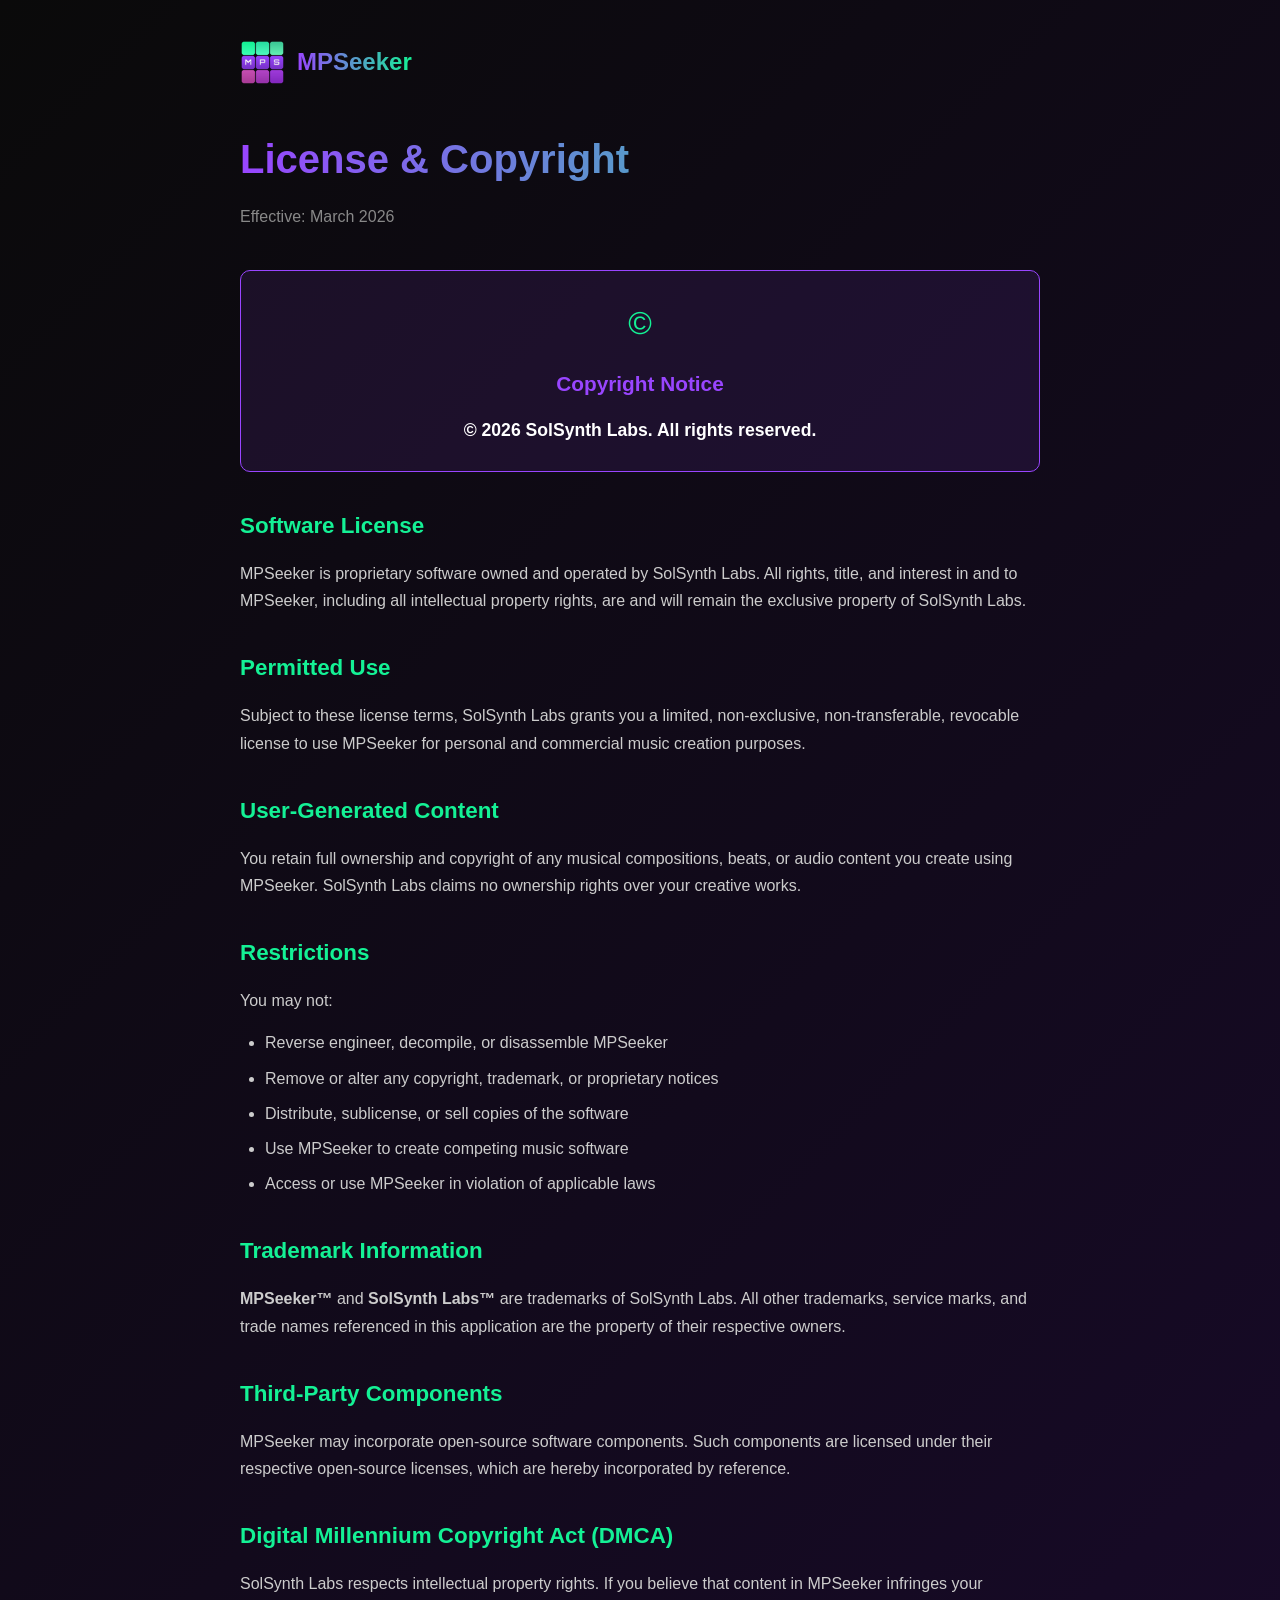
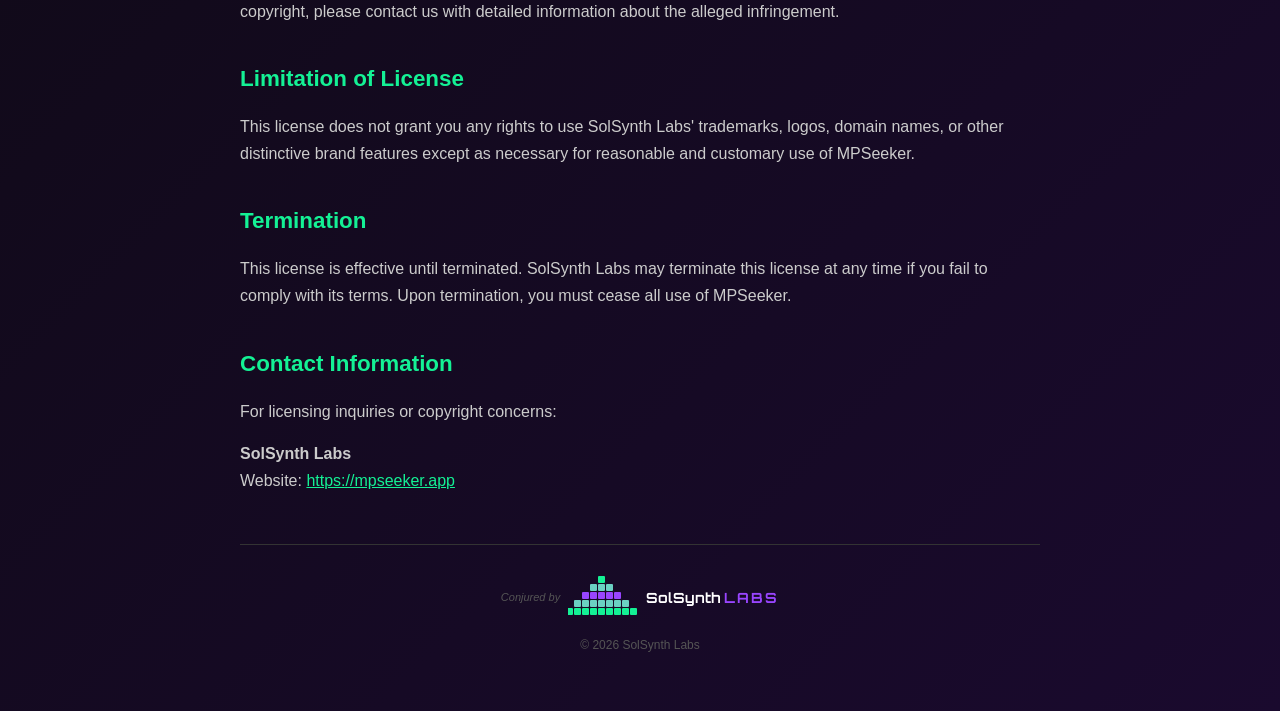
<file: license.html>
<!DOCTYPE html>
<html lang="en">
<head>
  <meta charset="UTF-8">
  <meta name="viewport" content="width=device-width, initial-scale=1.0">
  <meta name="theme-color" content="#9945FF">
  <title>License & Copyright - MPSeeker | SolSynth Labs</title>
  <link rel="icon" type="image/png" href="mpseeker-logo.png">
  <link rel="preconnect" href="https://fonts.googleapis.com">
  <link rel="preconnect" href="https://fonts.gstatic.com" crossorigin>
  <link href="https://fonts.googleapis.com/css2?family=Orbitron:wght@700&display=swap" rel="stylesheet">
  <style>
    * { box-sizing: border-box; margin: 0; padding: 0; }
    
    body {
      font-family: 'Arial', sans-serif;
      background: linear-gradient(135deg, #0A0A0A 0%, #1a0a2e 100%);
      color: #fff;
      padding: 40px 20px;
      min-height: 100vh;
      line-height: 1.7;
    }
    
    .container {
      max-width: 800px;
      margin: 0 auto;
    }
    
    .logo-link {
      display: inline-flex;
      align-items: center;
      gap: 12px;
      text-decoration: none;
      margin-bottom: 40px;
    }
    
    .logo-img {
      width: 45px;
      height: 45px;
      border-radius: 6px;
    }
    
    .logo-name {
      font-size: 24px;
      font-weight: 800;
      background: linear-gradient(90deg, #9945FF, #14F195);
      -webkit-background-clip: text;
      -webkit-text-fill-color: transparent;
      background-clip: text;
    }
    
    h1 {
      font-size: 2.5em;
      margin-bottom: 10px;
      background: linear-gradient(90deg, #9945FF, #14F195);
      -webkit-background-clip: text;
      -webkit-text-fill-color: transparent;
      background-clip: text;
    }
    
    .last-updated {
      color: #888;
      margin-bottom: 40px;
    }
    
    h2 {
      color: #14F195;
      margin-top: 35px;
      margin-bottom: 15px;
      font-size: 1.4em;
    }
    
    p {
      color: #ccc;
      margin-bottom: 15px;
    }
    
    .copyright-box {
      background: rgba(153, 69, 255, 0.1);
      border: 1px solid #9945FF;
      border-radius: 10px;
      padding: 25px;
      margin: 30px 0;
      text-align: center;
    }
    
    .copyright-box h3 {
      color: #9945FF;
      margin-bottom: 15px;
      font-size: 1.3em;
    }
    
    .copyright-symbol {
      font-size: 2em;
      color: #14F195;
      margin-bottom: 15px;
    }
    
    ul {
      color: #ccc;
      margin-left: 25px;
      margin-bottom: 15px;
    }
    
    li {
      margin-bottom: 8px;
    }
    
    .back-link {
      display: inline-block;
      margin-top: 40px;
      padding: 12px 25px;
      background: linear-gradient(135deg, #9945FF, #7d3acc);
      color: white;
      text-decoration: none;
      border-radius: 8px;
      font-weight: bold;
      transition: transform 0.2s;
    }
    
    .back-link:hover {
      transform: translateY(-2px);
    }
    
    .footer-brand {
      display: flex;
      align-items: center;
      justify-content: center;
      gap: 8px;
      margin-top: 50px;
      padding-top: 30px;
      border-top: 1px solid #333;
    }
    
    .conjured-text {
      font-size: 11px;
      color: #555;
      font-style: italic;
    }
    
    .solsynth-text {
      font-family: 'Orbitron', sans-serif;
      font-size: 14px;
      font-weight: 700;
      color: #fff;
    }
    
    .labs-text {
      color: #9945FF;
      letter-spacing: 2px;
    }
    
    .copyright-year {
      text-align: center;
      margin-top: 15px;
      font-size: 12px;
      color: #555;
    }
  </style>
</head>
<body>
  <div class="container">
    <a href="index.html" class="logo-link">
      <img src="mpseeker-logo.png" alt="MPSeeker" class="logo-img">
      <span class="logo-name">MPSeeker</span>
    </a>
    
    <h1>License & Copyright</h1>
    <p class="last-updated">Effective: March 2026</p>
    
    <div class="copyright-box">
      <div class="copyright-symbol">©</div>
      <h3>Copyright Notice</h3>
      <p style="margin-bottom: 0; font-size: 1.1em; color: #fff;">
        <strong>© 2026 SolSynth Labs. All rights reserved.</strong>
      </p>
    </div>
    
    <h2>Software License</h2>
    <p>MPSeeker is proprietary software owned and operated by SolSynth Labs. All rights, title, and interest in and to MPSeeker, including all intellectual property rights, are and will remain the exclusive property of SolSynth Labs.</p>
    
    <h2>Permitted Use</h2>
    <p>Subject to these license terms, SolSynth Labs grants you a limited, non-exclusive, non-transferable, revocable license to use MPSeeker for personal and commercial music creation purposes.</p>
    
    <h2>User-Generated Content</h2>
    <p>You retain full ownership and copyright of any musical compositions, beats, or audio content you create using MPSeeker. SolSynth Labs claims no ownership rights over your creative works.</p>
    
    <h2>Restrictions</h2>
    <p>You may not:</p>
    <ul>
      <li>Reverse engineer, decompile, or disassemble MPSeeker</li>
      <li>Remove or alter any copyright, trademark, or proprietary notices</li>
      <li>Distribute, sublicense, or sell copies of the software</li>
      <li>Use MPSeeker to create competing music software</li>
      <li>Access or use MPSeeker in violation of applicable laws</li>
    </ul>
    
    <h2>Trademark Information</h2>
    <p><strong>MPSeeker™</strong> and <strong>SolSynth Labs™</strong> are trademarks of SolSynth Labs. All other trademarks, service marks, and trade names referenced in this application are the property of their respective owners.</p>
    
    <h2>Third-Party Components</h2>
    <p>MPSeeker may incorporate open-source software components. Such components are licensed under their respective open-source licenses, which are hereby incorporated by reference.</p>
    
    <h2>Digital Millennium Copyright Act (DMCA)</h2>
    <p>SolSynth Labs respects intellectual property rights. If you believe that content in MPSeeker infringes your copyright, please contact us with detailed information about the alleged infringement.</p>
    
    <h2>Limitation of License</h2>
    <p>This license does not grant you any rights to use SolSynth Labs' trademarks, logos, domain names, or other distinctive brand features except as necessary for reasonable and customary use of MPSeeker.</p>
    
    <h2>Termination</h2>
    <p>This license is effective until terminated. SolSynth Labs may terminate this license at any time if you fail to comply with its terms. Upon termination, you must cease all use of MPSeeker.</p>
    
    <h2>Contact Information</h2>
    <p>For licensing inquiries or copyright concerns:</p>
    <p><strong>SolSynth Labs</strong><br>
    Website: <a href="https://mpseeker.app" style="color: #14F195;">https://mpseeker.app</a></p>
    
    
    <div class="footer-brand">
      <span class="conjured-text">Conjured by</span>
      <svg width="70" height="45" viewBox="0 0 140 90">
        <!-- Row 1: 1 square -->
        <rect x="60" y="2" width="14" height="14" rx="2" fill="#14F195"/>
        <!-- Row 2: 3 squares -->
        <rect x="44" y="18" width="14" height="14" rx="2" fill="#6BD1C2"/>
        <rect x="60" y="18" width="14" height="14" rx="2" fill="#6BD1C2"/>
        <rect x="76" y="18" width="14" height="14" rx="2" fill="#6BD1C2"/>
        <!-- Row 3: 5 squares -->
        <rect x="28" y="34" width="14" height="14" rx="2" fill="#9945FF"/>
        <rect x="44" y="34" width="14" height="14" rx="2" fill="#9945FF"/>
        <rect x="60" y="34" width="14" height="14" rx="2" fill="#9945FF"/>
        <rect x="76" y="34" width="14" height="14" rx="2" fill="#9945FF"/>
        <rect x="92" y="34" width="14" height="14" rx="2" fill="#9945FF"/>
        <!-- Row 4: 7 squares -->
        <rect x="12" y="50" width="14" height="14" rx="2" fill="#6BD1C2"/>
        <rect x="28" y="50" width="14" height="14" rx="2" fill="#6BD1C2"/>
        <rect x="44" y="50" width="14" height="14" rx="2" fill="#6BD1C2"/>
        <rect x="60" y="50" width="14" height="14" rx="2" fill="#6BD1C2"/>
        <rect x="76" y="50" width="14" height="14" rx="2" fill="#6BD1C2"/>
        <rect x="92" y="50" width="14" height="14" rx="2" fill="#6BD1C2"/>
        <rect x="108" y="50" width="14" height="14" rx="2" fill="#6BD1C2"/>
        <!-- Row 5: 9 squares -->
        <rect x="-4" y="66" width="14" height="14" rx="2" fill="#14F195"/>
        <rect x="12" y="66" width="14" height="14" rx="2" fill="#14F195"/>
        <rect x="28" y="66" width="14" height="14" rx="2" fill="#14F195"/>
        <rect x="44" y="66" width="14" height="14" rx="2" fill="#14F195"/>
        <rect x="60" y="66" width="14" height="14" rx="2" fill="#14F195"/>
        <rect x="76" y="66" width="14" height="14" rx="2" fill="#14F195"/>
        <rect x="92" y="66" width="14" height="14" rx="2" fill="#14F195"/>
        <rect x="108" y="66" width="14" height="14" rx="2" fill="#14F195"/>
        <rect x="124" y="66" width="14" height="14" rx="2" fill="#14F195"/>
      </svg>
      <span class="solsynth-text">SolSynth <span class="labs-text">LABS</span></span>
    </div>
    <p class="copyright-year">© 2026 SolSynth Labs</p>
  </div>
</body>
</html>
</file>
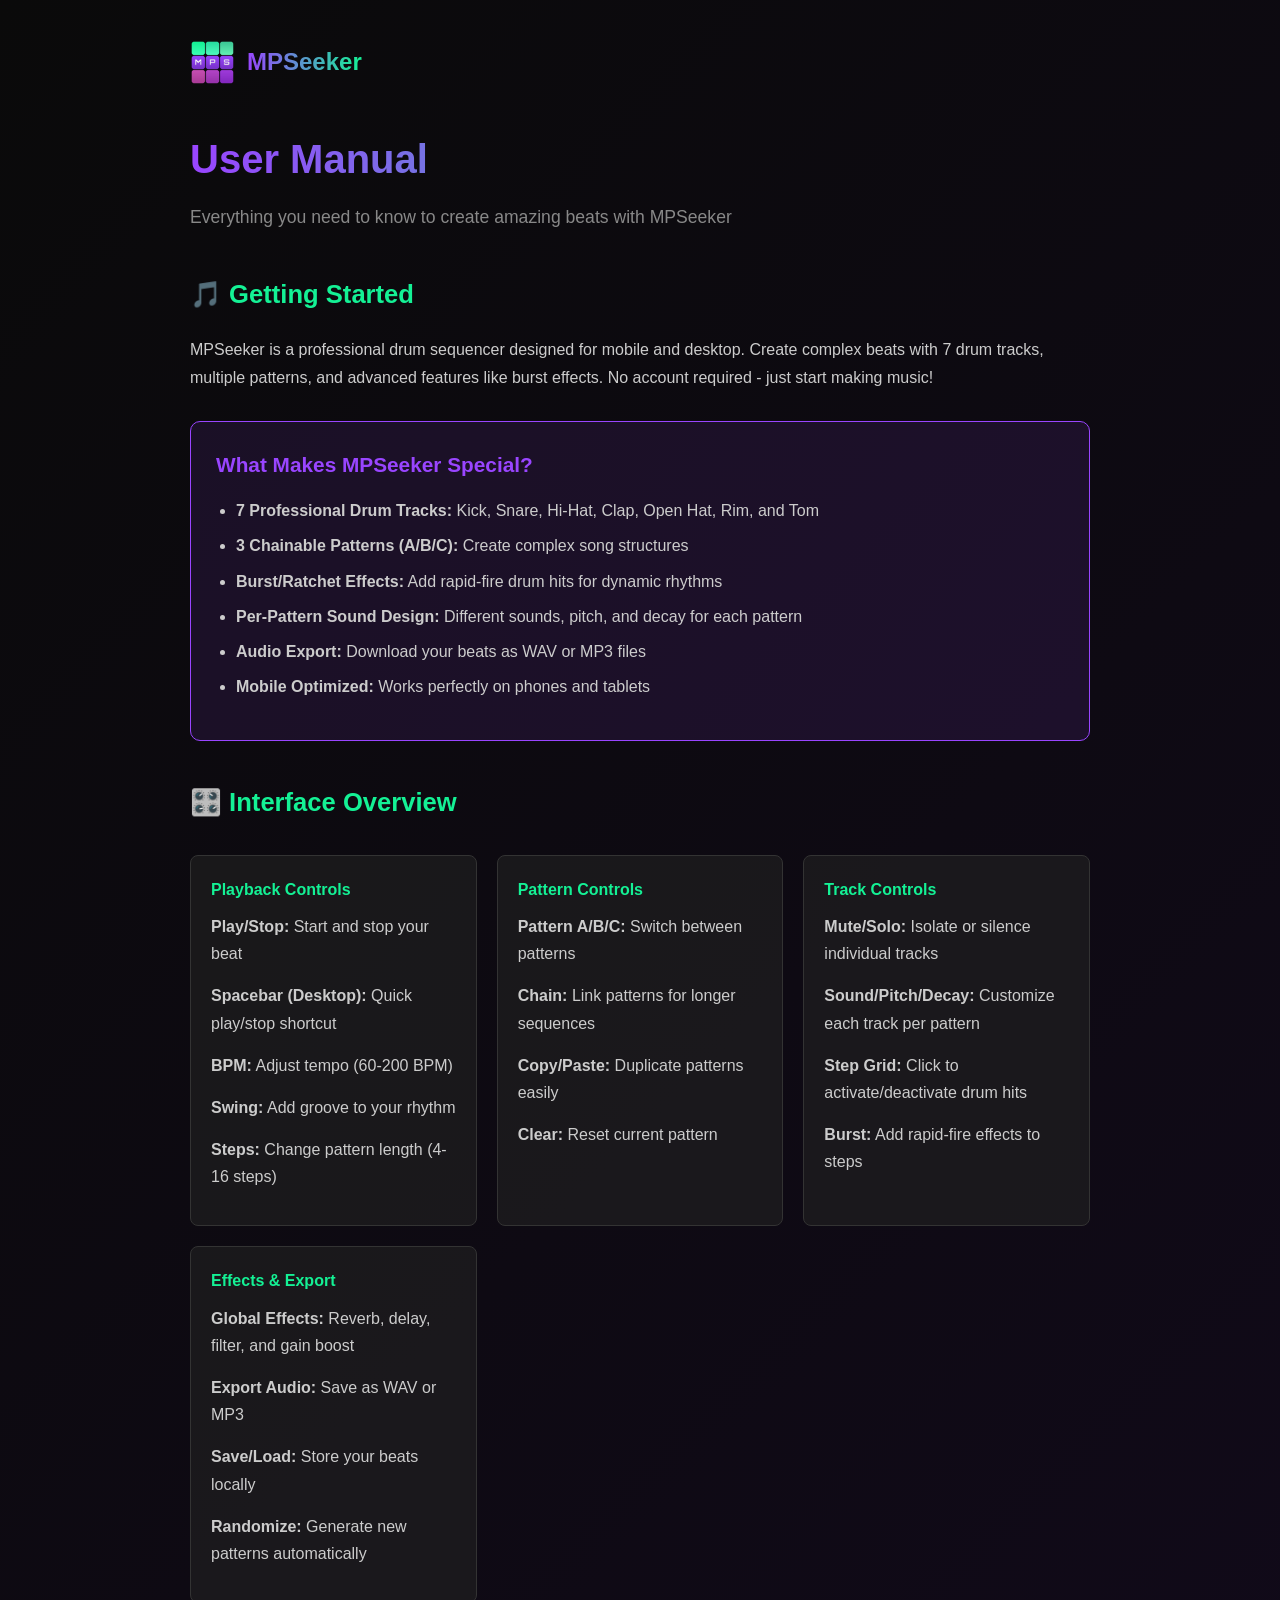
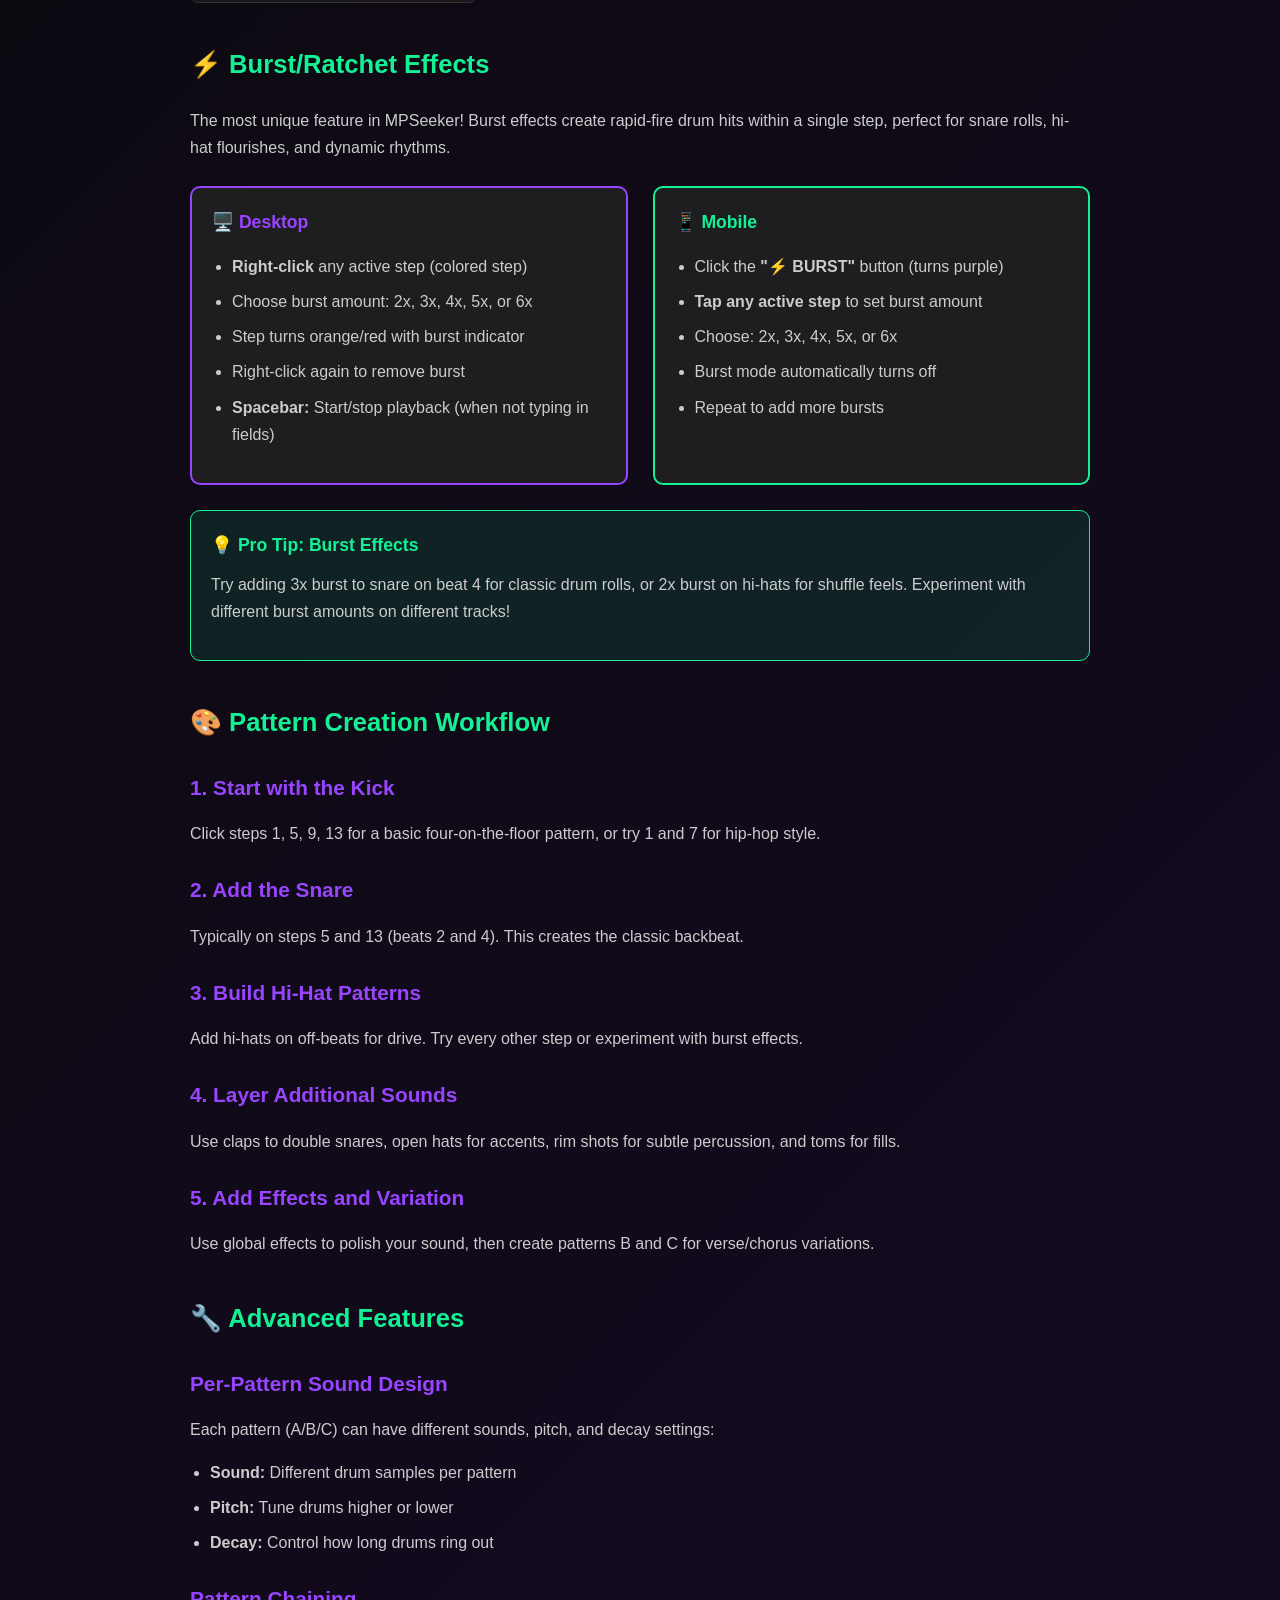
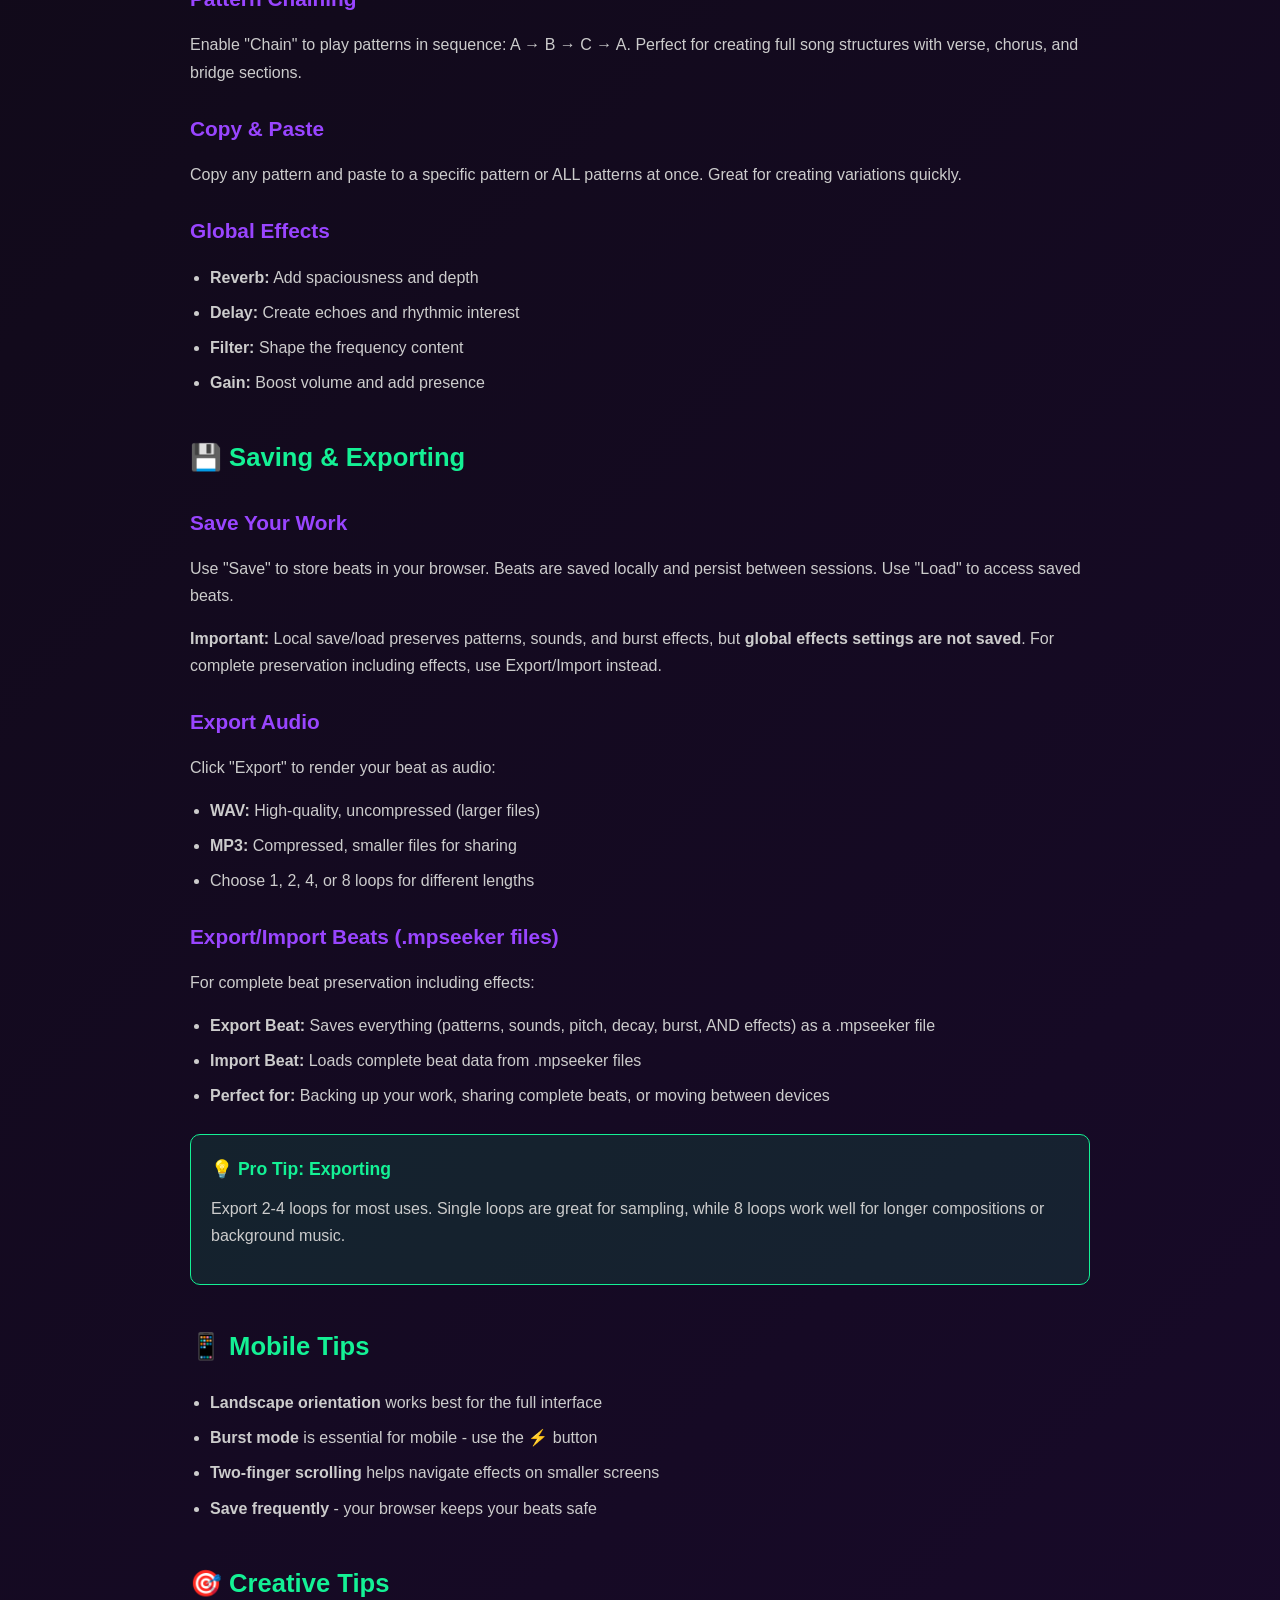
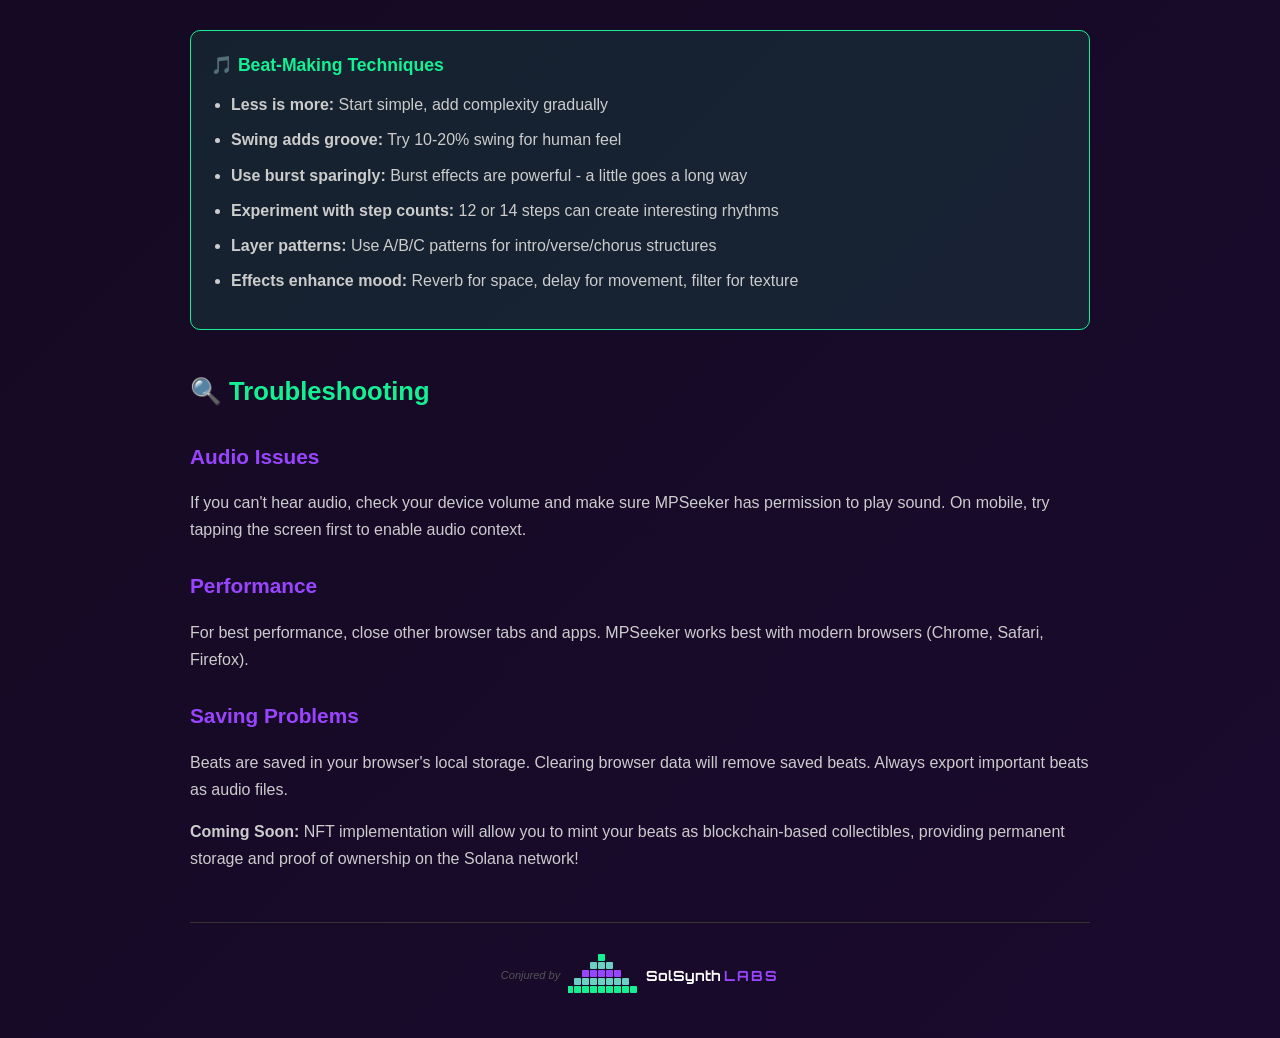
<file: manual.html>
<!DOCTYPE html>
<html lang="en">
<head>
  <meta charset="UTF-8">
  <meta name="viewport" content="width=device-width, initial-scale=1.0">
  <meta name="theme-color" content="#9945FF">
  <title>User Manual - MPSeeker | SolSynth Labs</title>
  <link rel="icon" type="image/png" href="mpseeker-logo.png">
  <link rel="preconnect" href="https://fonts.googleapis.com">
  <link rel="preconnect" href="https://fonts.gstatic.com" crossorigin>
  <link href="https://fonts.googleapis.com/css2?family=Orbitron:wght@700&display=swap" rel="stylesheet">
  <style>
    * { box-sizing: border-box; margin: 0; padding: 0; }
    
    body {
      font-family: 'Arial', sans-serif;
      background: linear-gradient(135deg, #0A0A0A 0%, #1a0a2e 100%);
      color: #fff;
      padding: 40px 20px;
      min-height: 100vh;
      line-height: 1.7;
    }
    
    .container {
      max-width: 900px;
      margin: 0 auto;
    }
    
    .logo-link {
      display: inline-flex;
      align-items: center;
      gap: 12px;
      text-decoration: none;
      margin-bottom: 40px;
    }
    
    .logo-img {
      width: 45px;
      height: 45px;
      border-radius: 6px;
    }
    
    .logo-name {
      font-size: 24px;
      font-weight: 800;
      background: linear-gradient(90deg, #9945FF, #14F195);
      -webkit-background-clip: text;
      -webkit-text-fill-color: transparent;
      background-clip: text;
    }
    
    h1 {
      font-size: 2.5em;
      margin-bottom: 10px;
      background: linear-gradient(90deg, #9945FF, #14F195);
      -webkit-background-clip: text;
      -webkit-text-fill-color: transparent;
      background-clip: text;
    }
    
    .subtitle {
      color: #888;
      margin-bottom: 40px;
      font-size: 1.1em;
    }
    
    h2 {
      color: #14F195;
      margin-top: 40px;
      margin-bottom: 20px;
      font-size: 1.6em;
    }
    
    h3 {
      color: #9945FF;
      margin-top: 25px;
      margin-bottom: 15px;
      font-size: 1.3em;
    }
    
    p {
      color: #ccc;
      margin-bottom: 15px;
    }
    
    .feature-box {
      background: rgba(153, 69, 255, 0.1);
      border: 1px solid #9945FF;
      border-radius: 10px;
      padding: 25px;
      margin: 30px 0;
    }
    
    .feature-box h3 {
      color: #9945FF;
      margin-top: 0;
      margin-bottom: 15px;
    }
    
    .tip-box {
      background: rgba(20, 241, 149, 0.1);
      border: 1px solid #14F195;
      border-radius: 10px;
      padding: 20px;
      margin: 25px 0;
    }
    
    .tip-box h4 {
      color: #14F195;
      margin-bottom: 10px;
      font-size: 1.1em;
    }
    
    .controls-grid {
      display: grid;
      grid-template-columns: repeat(auto-fit, minmax(250px, 1fr));
      gap: 20px;
      margin: 30px 0;
    }
    
    .control-item {
      background: rgba(34, 34, 34, 0.6);
      padding: 20px;
      border-radius: 8px;
      border: 1px solid #333;
    }
    
    .control-item h4 {
      color: #14F195;
      margin-bottom: 10px;
    }
    
    .device-instructions {
      display: grid;
      grid-template-columns: 1fr 1fr;
      gap: 25px;
      margin: 25px 0;
    }
    
    .device-box {
      background: rgba(34, 34, 34, 0.8);
      padding: 20px;
      border-radius: 10px;
      border: 2px solid #333;
    }
    
    .device-box.desktop {
      border-color: #9945FF;
    }
    
    .device-box.mobile {
      border-color: #14F195;
    }
    
    .device-title {
      font-weight: bold;
      margin-bottom: 15px;
      font-size: 1.1em;
    }
    
    .desktop .device-title {
      color: #9945FF;
    }
    
    .mobile .device-title {
      color: #14F195;
    }
    
    ul {
      color: #ccc;
      margin-left: 20px;
      margin-bottom: 15px;
    }
    
    li {
      margin-bottom: 8px;
    }
    
    .highlight {
      color: #FFD700;
      font-weight: bold;
    }
    
    .back-link {
      display: inline-block;
      margin-top: 40px;
      padding: 12px 25px;
      background: linear-gradient(135deg, #9945FF, #7d3acc);
      color: white;
      text-decoration: none;
      border-radius: 8px;
      font-weight: bold;
      transition: transform 0.2s;
    }
    
    .back-link:hover {
      transform: translateY(-2px);
    }
    
    .footer-brand {
      display: flex;
      align-items: center;
      justify-content: center;
      gap: 8px;
      margin-top: 50px;
      padding-top: 30px;
      border-top: 1px solid #333;
    }
    
    .conjured-text {
      font-size: 11px;
      color: #555;
      font-style: italic;
    }
    
    .solsynth-text {
      font-family: 'Orbitron', sans-serif;
      font-size: 14px;
      font-weight: 700;
      color: #fff;
    }
    
    .labs-text {
      color: #9945FF;
      letter-spacing: 2px;
    }
    
    @media (max-width: 768px) {
      .device-instructions {
        grid-template-columns: 1fr;
      }
      
      .controls-grid {
        grid-template-columns: 1fr;
      }
    }
  </style>
</head>
<body>
  <div class="container">
    <a href="index.html" class="logo-link">
      <img src="mpseeker-logo.png" alt="MPSeeker" class="logo-img">
      <span class="logo-name">MPSeeker</span>
    </a>
    
    <h1>User Manual</h1>
    <p class="subtitle">Everything you need to know to create amazing beats with MPSeeker</p>
    
    <h2>🎵 Getting Started</h2>
    <p>MPSeeker is a professional drum sequencer designed for mobile and desktop. Create complex beats with 7 drum tracks, multiple patterns, and advanced features like burst effects. No account required - just start making music!</p>
    
    <div class="feature-box">
      <h3>What Makes MPSeeker Special?</h3>
      <ul>
        <li><strong>7 Professional Drum Tracks:</strong> Kick, Snare, Hi-Hat, Clap, Open Hat, Rim, and Tom</li>
        <li><strong>3 Chainable Patterns (A/B/C):</strong> Create complex song structures</li>
        <li><strong>Burst/Ratchet Effects:</strong> Add rapid-fire drum hits for dynamic rhythms</li>
        <li><strong>Per-Pattern Sound Design:</strong> Different sounds, pitch, and decay for each pattern</li>
        <li><strong>Audio Export:</strong> Download your beats as WAV or MP3 files</li>
        <li><strong>Mobile Optimized:</strong> Works perfectly on phones and tablets</li>
      </ul>
    </div>

    <h2>🎛️ Interface Overview</h2>
    
    <div class="controls-grid">
      <div class="control-item">
        <h4>Playback Controls</h4>
        <p><strong>Play/Stop:</strong> Start and stop your beat</p>
        <p><strong>Spacebar (Desktop):</strong> Quick play/stop shortcut</p>
        <p><strong>BPM:</strong> Adjust tempo (60-200 BPM)</p>
        <p><strong>Swing:</strong> Add groove to your rhythm</p>
        <p><strong>Steps:</strong> Change pattern length (4-16 steps)</p>
      </div>
      
      <div class="control-item">
        <h4>Pattern Controls</h4>
        <p><strong>Pattern A/B/C:</strong> Switch between patterns</p>
        <p><strong>Chain:</strong> Link patterns for longer sequences</p>
        <p><strong>Copy/Paste:</strong> Duplicate patterns easily</p>
        <p><strong>Clear:</strong> Reset current pattern</p>
      </div>
      
      <div class="control-item">
        <h4>Track Controls</h4>
        <p><strong>Mute/Solo:</strong> Isolate or silence individual tracks</p>
        <p><strong>Sound/Pitch/Decay:</strong> Customize each track per pattern</p>
        <p><strong>Step Grid:</strong> Click to activate/deactivate drum hits</p>
        <p><strong>Burst:</strong> Add rapid-fire effects to steps</p>
      </div>
      
      <div class="control-item">
        <h4>Effects & Export</h4>
        <p><strong>Global Effects:</strong> Reverb, delay, filter, and gain boost</p>
        <p><strong>Export Audio:</strong> Save as WAV or MP3</p>
        <p><strong>Save/Load:</strong> Store your beats locally</p>
        <p><strong>Randomize:</strong> Generate new patterns automatically</p>
      </div>
    </div>

    <h2>⚡ Burst/Ratchet Effects</h2>
    <p>The most unique feature in MPSeeker! Burst effects create rapid-fire drum hits within a single step, perfect for snare rolls, hi-hat flourishes, and dynamic rhythms.</p>
    
    <div class="device-instructions">
      <div class="device-box desktop">
        <div class="device-title">🖥️ Desktop</div>
        <ul>
          <li><strong>Right-click</strong> any active step (colored step)</li>
          <li>Choose burst amount: 2x, 3x, 4x, 5x, or 6x</li>
          <li>Step turns orange/red with burst indicator</li>
          <li>Right-click again to remove burst</li>
          <li><strong>Spacebar:</strong> Start/stop playback (when not typing in fields)</li>
        </ul>
      </div>
      
      <div class="device-box mobile">
        <div class="device-title">📱 Mobile</div>
        <ul>
          <li>Click the <strong>"⚡ BURST"</strong> button (turns purple)</li>
          <li><strong>Tap any active step</strong> to set burst amount</li>
          <li>Choose: 2x, 3x, 4x, 5x, or 6x</li>
          <li>Burst mode automatically turns off</li>
          <li>Repeat to add more bursts</li>
        </ul>
      </div>
    </div>
    
    <div class="tip-box">
      <h4>💡 Pro Tip: Burst Effects</h4>
      <p>Try adding 3x burst to snare on beat 4 for classic drum rolls, or 2x burst on hi-hats for shuffle feels. Experiment with different burst amounts on different tracks!</p>
    </div>

    <h2>🎨 Pattern Creation Workflow</h2>
    
    <h3>1. Start with the Kick</h3>
    <p>Click steps 1, 5, 9, 13 for a basic four-on-the-floor pattern, or try 1 and 7 for hip-hop style.</p>
    
    <h3>2. Add the Snare</h3>
    <p>Typically on steps 5 and 13 (beats 2 and 4). This creates the classic backbeat.</p>
    
    <h3>3. Build Hi-Hat Patterns</h3>
    <p>Add hi-hats on off-beats for drive. Try every other step or experiment with burst effects.</p>
    
    <h3>4. Layer Additional Sounds</h3>
    <p>Use claps to double snares, open hats for accents, rim shots for subtle percussion, and toms for fills.</p>
    
    <h3>5. Add Effects and Variation</h3>
    <p>Use global effects to polish your sound, then create patterns B and C for verse/chorus variations.</p>

    <h2>🔧 Advanced Features</h2>
    
    <h3>Per-Pattern Sound Design</h3>
    <p>Each pattern (A/B/C) can have different sounds, pitch, and decay settings:</p>
    <ul>
      <li><strong>Sound:</strong> Different drum samples per pattern</li>
      <li><strong>Pitch:</strong> Tune drums higher or lower</li>
      <li><strong>Decay:</strong> Control how long drums ring out</li>
    </ul>
    
    <h3>Pattern Chaining</h3>
    <p>Enable "Chain" to play patterns in sequence: A → B → C → A. Perfect for creating full song structures with verse, chorus, and bridge sections.</p>
    
    <h3>Copy & Paste</h3>
    <p>Copy any pattern and paste to a specific pattern or ALL patterns at once. Great for creating variations quickly.</p>
    
    <h3>Global Effects</h3>
    <ul>
      <li><strong>Reverb:</strong> Add spaciousness and depth</li>
      <li><strong>Delay:</strong> Create echoes and rhythmic interest</li>
      <li><strong>Filter:</strong> Shape the frequency content</li>
      <li><strong>Gain:</strong> Boost volume and add presence</li>
    </ul>

    <h2>💾 Saving & Exporting</h2>
    
    <h3>Save Your Work</h3>
    <p>Use "Save" to store beats in your browser. Beats are saved locally and persist between sessions. Use "Load" to access saved beats.</p>
    <p><strong>Important:</strong> Local save/load preserves patterns, sounds, and burst effects, but <strong>global effects settings are not saved</strong>. For complete preservation including effects, use Export/Import instead.</p>
    
    <h3>Export Audio</h3>
    <p>Click "Export" to render your beat as audio:</p>
    <ul>
      <li><strong>WAV:</strong> High-quality, uncompressed (larger files)</li>
      <li><strong>MP3:</strong> Compressed, smaller files for sharing</li>
      <li>Choose 1, 2, 4, or 8 loops for different lengths</li>
    </ul>
    
    <h3>Export/Import Beats (.mpseeker files)</h3>
    <p>For complete beat preservation including effects:</p>
    <ul>
      <li><strong>Export Beat:</strong> Saves everything (patterns, sounds, pitch, decay, burst, AND effects) as a .mpseeker file</li>
      <li><strong>Import Beat:</strong> Loads complete beat data from .mpseeker files</li>
      <li><strong>Perfect for:</strong> Backing up your work, sharing complete beats, or moving between devices</li>
    </ul>
    
    <div class="tip-box">
      <h4>💡 Pro Tip: Exporting</h4>
      <p>Export 2-4 loops for most uses. Single loops are great for sampling, while 8 loops work well for longer compositions or background music.</p>
    </div>

    <h2>📱 Mobile Tips</h2>
    <ul>
      <li><strong>Landscape orientation</strong> works best for the full interface</li>
      <li><strong>Burst mode</strong> is essential for mobile - use the ⚡ button</li>
      <li><strong>Two-finger scrolling</strong> helps navigate effects on smaller screens</li>
      <li><strong>Save frequently</strong> - your browser keeps your beats safe</li>
    </ul>

    <h2>🎯 Creative Tips</h2>
    
    <div class="tip-box">
      <h4>🎵 Beat-Making Techniques</h4>
      <ul>
        <li><strong>Less is more:</strong> Start simple, add complexity gradually</li>
        <li><strong>Swing adds groove:</strong> Try 10-20% swing for human feel</li>
        <li><strong>Use burst sparingly:</strong> Burst effects are powerful - a little goes a long way</li>
        <li><strong>Experiment with step counts:</strong> 12 or 14 steps can create interesting rhythms</li>
        <li><strong>Layer patterns:</strong> Use A/B/C patterns for intro/verse/chorus structures</li>
        <li><strong>Effects enhance mood:</strong> Reverb for space, delay for movement, filter for texture</li>
      </ul>
    </div>

    <h2>🔍 Troubleshooting</h2>
    
    <h3>Audio Issues</h3>
    <p>If you can't hear audio, check your device volume and make sure MPSeeker has permission to play sound. On mobile, try tapping the screen first to enable audio context.</p>
    
    <h3>Performance</h3>
    <p>For best performance, close other browser tabs and apps. MPSeeker works best with modern browsers (Chrome, Safari, Firefox).</p>
    
    <h3>Saving Problems</h3>
    <p>Beats are saved in your browser's local storage. Clearing browser data will remove saved beats. Always export important beats as audio files.</p>
    <p><strong>Coming Soon:</strong> NFT implementation will allow you to mint your beats as blockchain-based collectibles, providing permanent storage and proof of ownership on the Solana network!</p>

    
    <div class="footer-brand">
      <span class="conjured-text">Conjured by</span>
      <svg width="70" height="45" viewBox="0 0 140 90">
        <!-- Row 1: 1 square -->
        <rect x="60" y="2" width="14" height="14" rx="2" fill="#14F195"/>
        <!-- Row 2: 3 squares -->
        <rect x="44" y="18" width="14" height="14" rx="2" fill="#6BD1C2"/>
        <rect x="60" y="18" width="14" height="14" rx="2" fill="#6BD1C2"/>
        <rect x="76" y="18" width="14" height="14" rx="2" fill="#6BD1C2"/>
        <!-- Row 3: 5 squares -->
        <rect x="28" y="34" width="14" height="14" rx="2" fill="#9945FF"/>
        <rect x="44" y="34" width="14" height="14" rx="2" fill="#9945FF"/>
        <rect x="60" y="34" width="14" height="14" rx="2" fill="#9945FF"/>
        <rect x="76" y="34" width="14" height="14" rx="2" fill="#9945FF"/>
        <rect x="92" y="34" width="14" height="14" rx="2" fill="#9945FF"/>
        <!-- Row 4: 7 squares -->
        <rect x="12" y="50" width="14" height="14" rx="2" fill="#6BD1C2"/>
        <rect x="28" y="50" width="14" height="14" rx="2" fill="#6BD1C2"/>
        <rect x="44" y="50" width="14" height="14" rx="2" fill="#6BD1C2"/>
        <rect x="60" y="50" width="14" height="14" rx="2" fill="#6BD1C2"/>
        <rect x="76" y="50" width="14" height="14" rx="2" fill="#6BD1C2"/>
        <rect x="92" y="50" width="14" height="14" rx="2" fill="#6BD1C2"/>
        <rect x="108" y="50" width="14" height="14" rx="2" fill="#6BD1C2"/>
        <!-- Row 5: 9 squares -->
        <rect x="-4" y="66" width="14" height="14" rx="2" fill="#14F195"/>
        <rect x="12" y="66" width="14" height="14" rx="2" fill="#14F195"/>
        <rect x="28" y="66" width="14" height="14" rx="2" fill="#14F195"/>
        <rect x="44" y="66" width="14" height="14" rx="2" fill="#14F195"/>
        <rect x="60" y="66" width="14" height="14" rx="2" fill="#14F195"/>
        <rect x="76" y="66" width="14" height="14" rx="2" fill="#14F195"/>
        <rect x="92" y="66" width="14" height="14" rx="2" fill="#14F195"/>
        <rect x="108" y="66" width="14" height="14" rx="2" fill="#14F195"/>
        <rect x="124" y="66" width="14" height="14" rx="2" fill="#14F195"/>
      </svg>
      <span class="solsynth-text">SolSynth <span class="labs-text">LABS</span></span>
    </div>
  </div>
</body>
</html>
</file>
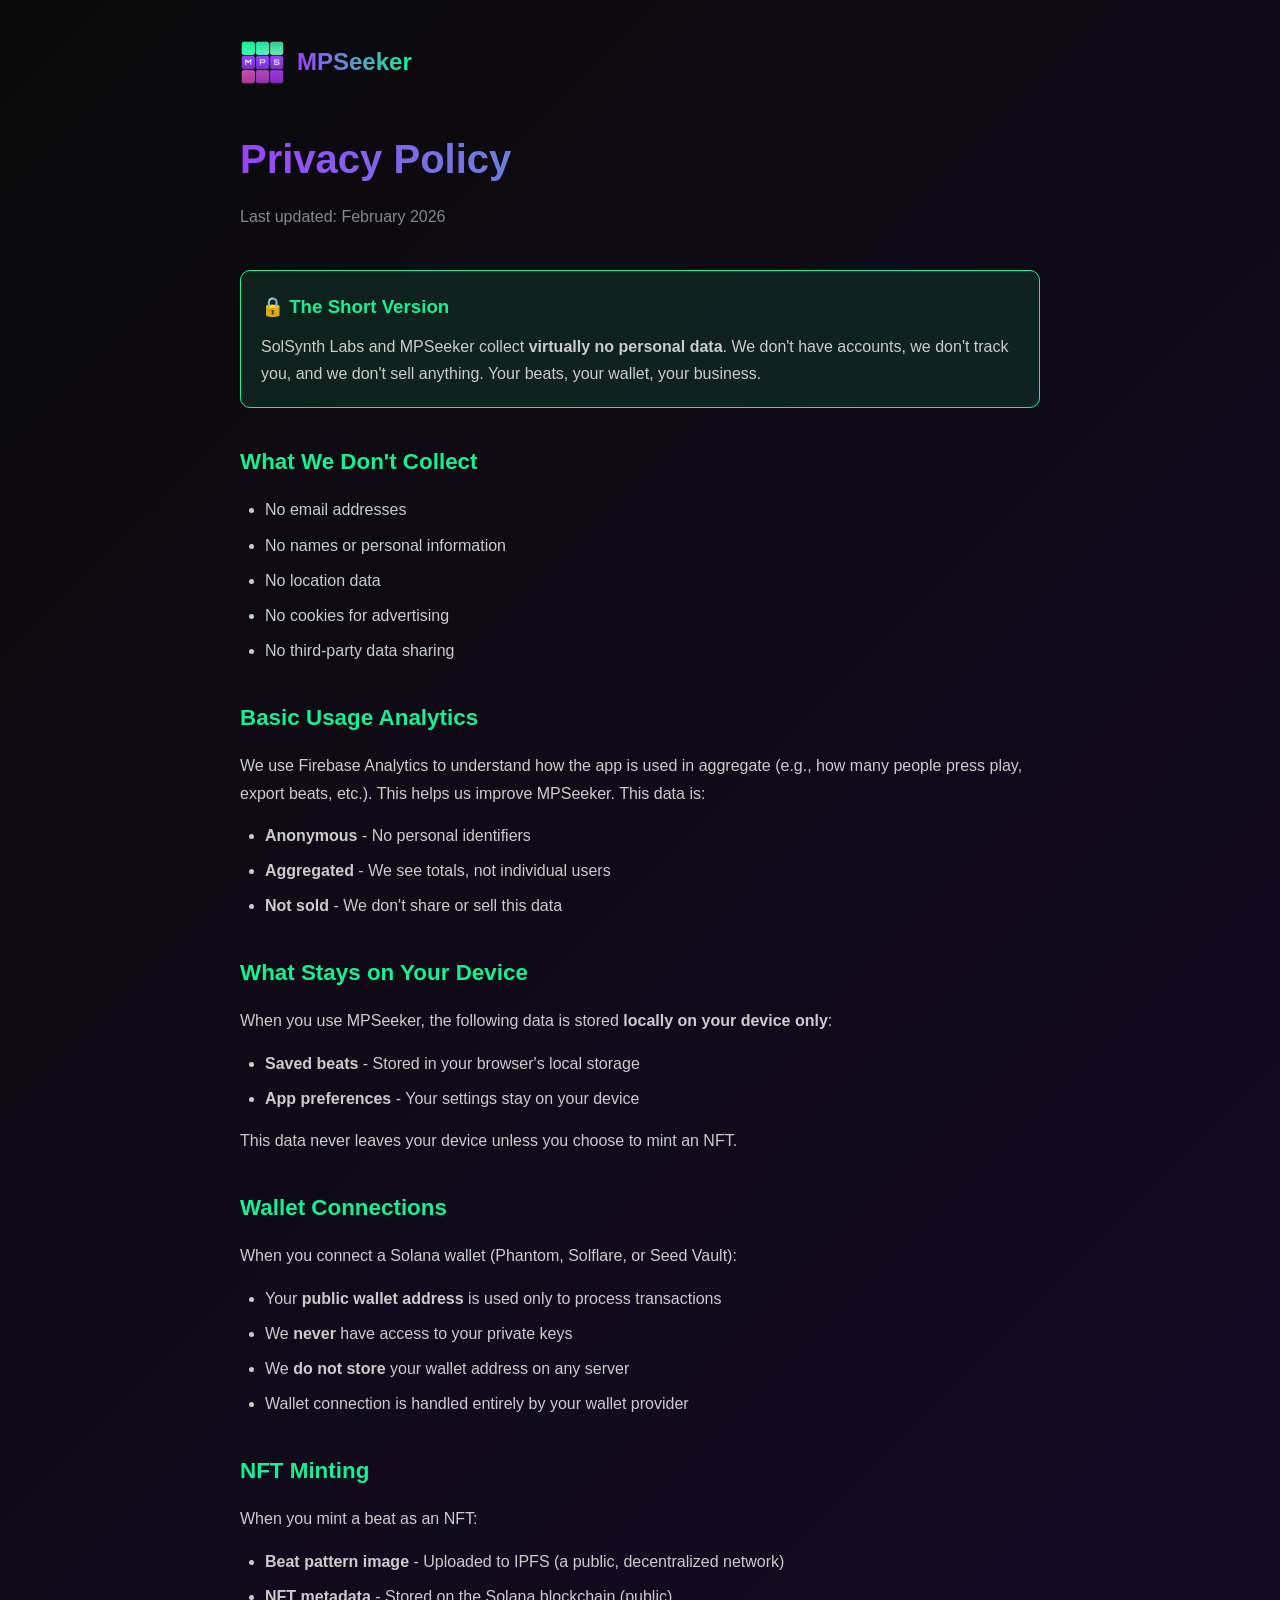
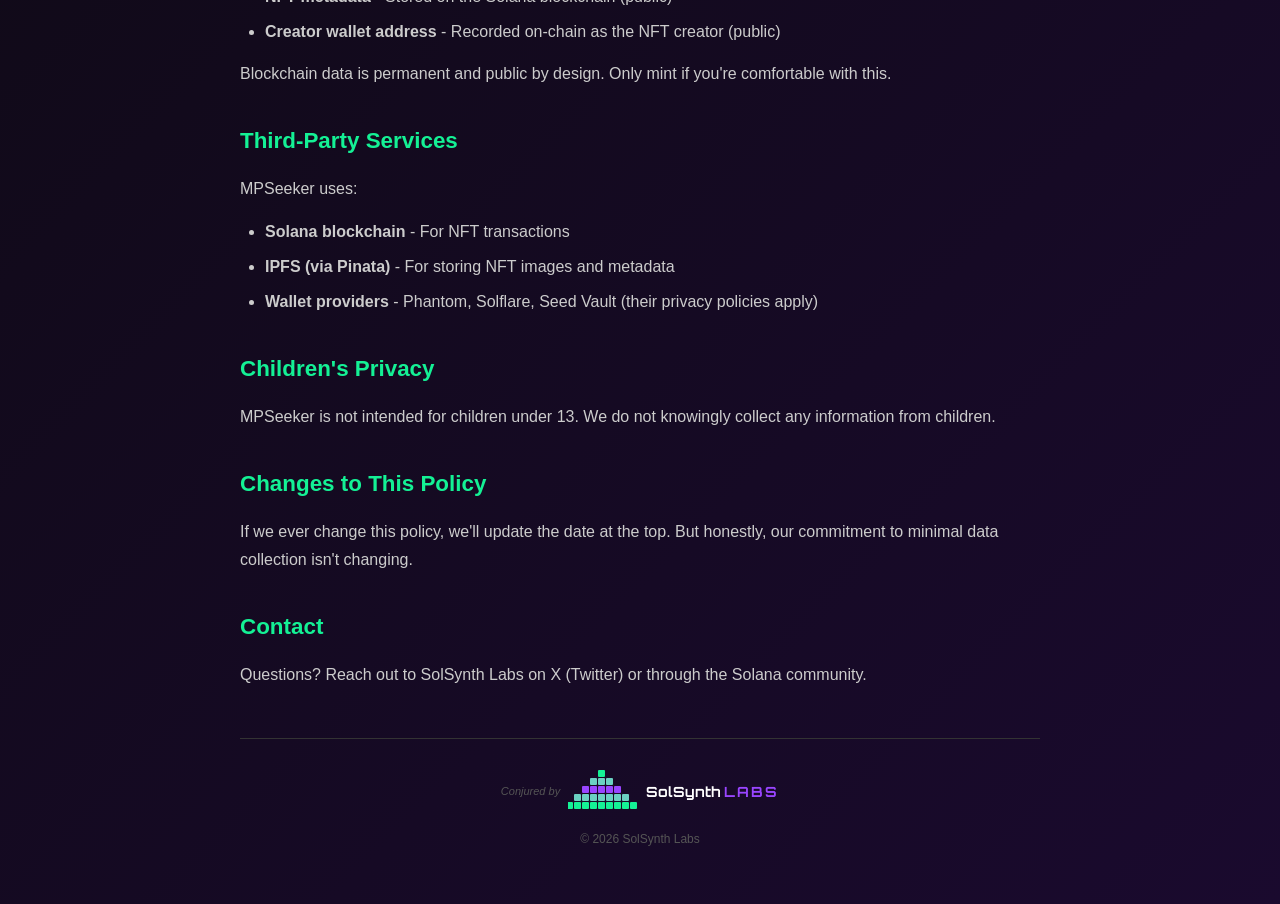
<file: privacy.html>
<!DOCTYPE html>
<html lang="en">
<head>
  <meta charset="UTF-8" />
  <meta name="viewport" content="width=device-width, initial-scale=1.0">
  <meta name="theme-color" content="#9945FF">
  <title>Privacy Policy - MPSeeker | SolSynth Labs</title>
  <link rel="icon" type="image/png" href="mpseeker-logo.png">
  <link rel="preconnect" href="https://fonts.googleapis.com">
  <link rel="preconnect" href="https://fonts.gstatic.com" crossorigin>
  <link href="https://fonts.googleapis.com/css2?family=Orbitron:wght@700&display=swap" rel="stylesheet">
  <style>
    * { box-sizing: border-box; margin: 0; padding: 0; }
    
    body {
      font-family: 'Arial', sans-serif;
      background: linear-gradient(135deg, #0A0A0A 0%, #1a0a2e 100%);
      color: #fff;
      padding: 40px 20px;
      min-height: 100vh;
      line-height: 1.7;
    }
    
    .container {
      max-width: 800px;
      margin: 0 auto;
    }
    
    .logo-link {
      display: inline-flex;
      align-items: center;
      gap: 12px;
      text-decoration: none;
      margin-bottom: 40px;
    }
    
    .logo-img {
      width: 45px;
      height: 45px;
      border-radius: 6px;
    }
    
    .logo-name {
      font-size: 24px;
      font-weight: 800;
      background: linear-gradient(90deg, #9945FF, #14F195);
      -webkit-background-clip: text;
      -webkit-text-fill-color: transparent;
      background-clip: text;
    }
    
    h1 {
      font-size: 2.5em;
      margin-bottom: 10px;
      background: linear-gradient(90deg, #9945FF, #14F195);
      -webkit-background-clip: text;
      -webkit-text-fill-color: transparent;
      background-clip: text;
    }
    
    .last-updated {
      color: #888;
      margin-bottom: 40px;
    }
    
    h2 {
      color: #14F195;
      margin-top: 35px;
      margin-bottom: 15px;
      font-size: 1.4em;
    }
    
    p {
      color: #ccc;
      margin-bottom: 15px;
    }
    
    .highlight-box {
      background: rgba(20, 241, 149, 0.1);
      border: 1px solid #14F195;
      border-radius: 10px;
      padding: 20px;
      margin: 30px 0;
    }
    
    .highlight-box h3 {
      color: #14F195;
      margin-bottom: 10px;
    }
    
    ul {
      color: #ccc;
      margin-left: 25px;
      margin-bottom: 15px;
    }
    
    li {
      margin-bottom: 8px;
    }
    
    .back-link {
      display: inline-block;
      margin-top: 40px;
      padding: 12px 25px;
      background: linear-gradient(135deg, #9945FF, #7d3acc);
      color: white;
      text-decoration: none;
      border-radius: 8px;
      font-weight: bold;
      transition: transform 0.2s;
    }
    
    .back-link:hover {
      transform: translateY(-2px);
    }
    
    .footer-brand {
      display: flex;
      align-items: center;
      justify-content: center;
      gap: 8px;
      margin-top: 50px;
      padding-top: 30px;
      border-top: 1px solid #333;
    }
    
    .conjured-text {
      font-size: 11px;
      color: #555;
      font-style: italic;
    }
    
    .solsynth-text {
      font-family: 'Orbitron', sans-serif;
      font-size: 14px;
      font-weight: 700;
      color: #fff;
    }
    
    .labs-text {
      color: #9945FF;
      letter-spacing: 2px;
    }
    
    .copyright {
      text-align: center;
      margin-top: 15px;
      font-size: 12px;
      color: #555;
    }
  </style>
</head>
<body>
  <div class="container">
    <a href="index.html" class="logo-link">
      <img src="mpseeker-logo.png" alt="MPSeeker" class="logo-img">
      <span class="logo-name">MPSeeker</span>
    </a>
    
    <h1>Privacy Policy</h1>
    <p class="last-updated">Last updated: February 2026</p>
    
    <div class="highlight-box">
      <h3>🔒 The Short Version</h3>
      <p style="margin-bottom: 0;">SolSynth Labs and MPSeeker collect <strong>virtually no personal data</strong>. We don't have accounts, we don't track you, and we don't sell anything. Your beats, your wallet, your business.</p>
    </div>
    
    <h2>What We Don't Collect</h2>
    <ul>
      <li>No email addresses</li>
      <li>No names or personal information</li>
      <li>No location data</li>
      <li>No cookies for advertising</li>
      <li>No third-party data sharing</li>
    </ul>
    
    <h2>Basic Usage Analytics</h2>
    <p>We use Firebase Analytics to understand how the app is used in aggregate (e.g., how many people press play, export beats, etc.). This helps us improve MPSeeker. This data is:</p>
    <ul>
      <li><strong>Anonymous</strong> - No personal identifiers</li>
      <li><strong>Aggregated</strong> - We see totals, not individual users</li>
      <li><strong>Not sold</strong> - We don't share or sell this data</li>
    </ul>
    
    <h2>What Stays on Your Device</h2>
    <p>When you use MPSeeker, the following data is stored <strong>locally on your device only</strong>:</p>
    <ul>
      <li><strong>Saved beats</strong> - Stored in your browser's local storage</li>
      <li><strong>App preferences</strong> - Your settings stay on your device</li>
    </ul>
    <p>This data never leaves your device unless you choose to mint an NFT.</p>
    
    <h2>Wallet Connections</h2>
    <p>When you connect a Solana wallet (Phantom, Solflare, or Seed Vault):</p>
    <ul>
      <li>Your <strong>public wallet address</strong> is used only to process transactions</li>
      <li>We <strong>never</strong> have access to your private keys</li>
      <li>We <strong>do not store</strong> your wallet address on any server</li>
      <li>Wallet connection is handled entirely by your wallet provider</li>
    </ul>
    
    <h2>NFT Minting</h2>
    <p>When you mint a beat as an NFT:</p>
    <ul>
      <li><strong>Beat pattern image</strong> - Uploaded to IPFS (a public, decentralized network)</li>
      <li><strong>NFT metadata</strong> - Stored on the Solana blockchain (public)</li>
      <li><strong>Creator wallet address</strong> - Recorded on-chain as the NFT creator (public)</li>
    </ul>
    <p>Blockchain data is permanent and public by design. Only mint if you're comfortable with this.</p>
    
    <h2>Third-Party Services</h2>
    <p>MPSeeker uses:</p>
    <ul>
      <li><strong>Solana blockchain</strong> - For NFT transactions</li>
      <li><strong>IPFS (via Pinata)</strong> - For storing NFT images and metadata</li>
      <li><strong>Wallet providers</strong> - Phantom, Solflare, Seed Vault (their privacy policies apply)</li>
    </ul>
    
    <h2>Children's Privacy</h2>
    <p>MPSeeker is not intended for children under 13. We do not knowingly collect any information from children.</p>
    
    <h2>Changes to This Policy</h2>
    <p>If we ever change this policy, we'll update the date at the top. But honestly, our commitment to minimal data collection isn't changing.</p>
    
    <h2>Contact</h2>
    <p>Questions? Reach out to SolSynth Labs on X (Twitter) or through the Solana community.</p>
    
    
    <div class="footer-brand">
      <span class="conjured-text">Conjured by</span>
      <svg width="70" height="45" viewBox="0 0 140 90">
        <!-- Row 1: 1 square -->
        <rect x="60" y="2" width="14" height="14" rx="2" fill="#14F195"/>
        <!-- Row 2: 3 squares -->
        <rect x="44" y="18" width="14" height="14" rx="2" fill="#6BD1C2"/>
        <rect x="60" y="18" width="14" height="14" rx="2" fill="#6BD1C2"/>
        <rect x="76" y="18" width="14" height="14" rx="2" fill="#6BD1C2"/>
        <!-- Row 3: 5 squares -->
        <rect x="28" y="34" width="14" height="14" rx="2" fill="#9945FF"/>
        <rect x="44" y="34" width="14" height="14" rx="2" fill="#9945FF"/>
        <rect x="60" y="34" width="14" height="14" rx="2" fill="#9945FF"/>
        <rect x="76" y="34" width="14" height="14" rx="2" fill="#9945FF"/>
        <rect x="92" y="34" width="14" height="14" rx="2" fill="#9945FF"/>
        <!-- Row 4: 7 squares -->
        <rect x="12" y="50" width="14" height="14" rx="2" fill="#6BD1C2"/>
        <rect x="28" y="50" width="14" height="14" rx="2" fill="#6BD1C2"/>
        <rect x="44" y="50" width="14" height="14" rx="2" fill="#6BD1C2"/>
        <rect x="60" y="50" width="14" height="14" rx="2" fill="#6BD1C2"/>
        <rect x="76" y="50" width="14" height="14" rx="2" fill="#6BD1C2"/>
        <rect x="92" y="50" width="14" height="14" rx="2" fill="#6BD1C2"/>
        <rect x="108" y="50" width="14" height="14" rx="2" fill="#6BD1C2"/>
        <!-- Row 5: 9 squares -->
        <rect x="-4" y="66" width="14" height="14" rx="2" fill="#14F195"/>
        <rect x="12" y="66" width="14" height="14" rx="2" fill="#14F195"/>
        <rect x="28" y="66" width="14" height="14" rx="2" fill="#14F195"/>
        <rect x="44" y="66" width="14" height="14" rx="2" fill="#14F195"/>
        <rect x="60" y="66" width="14" height="14" rx="2" fill="#14F195"/>
        <rect x="76" y="66" width="14" height="14" rx="2" fill="#14F195"/>
        <rect x="92" y="66" width="14" height="14" rx="2" fill="#14F195"/>
        <rect x="108" y="66" width="14" height="14" rx="2" fill="#14F195"/>
        <rect x="124" y="66" width="14" height="14" rx="2" fill="#14F195"/>
      </svg>
      <span class="solsynth-text">SolSynth <span class="labs-text">LABS</span></span>
    </div>
    <p class="copyright">© 2026 SolSynth Labs</p>
  </div>
</body>
</html>
</file>
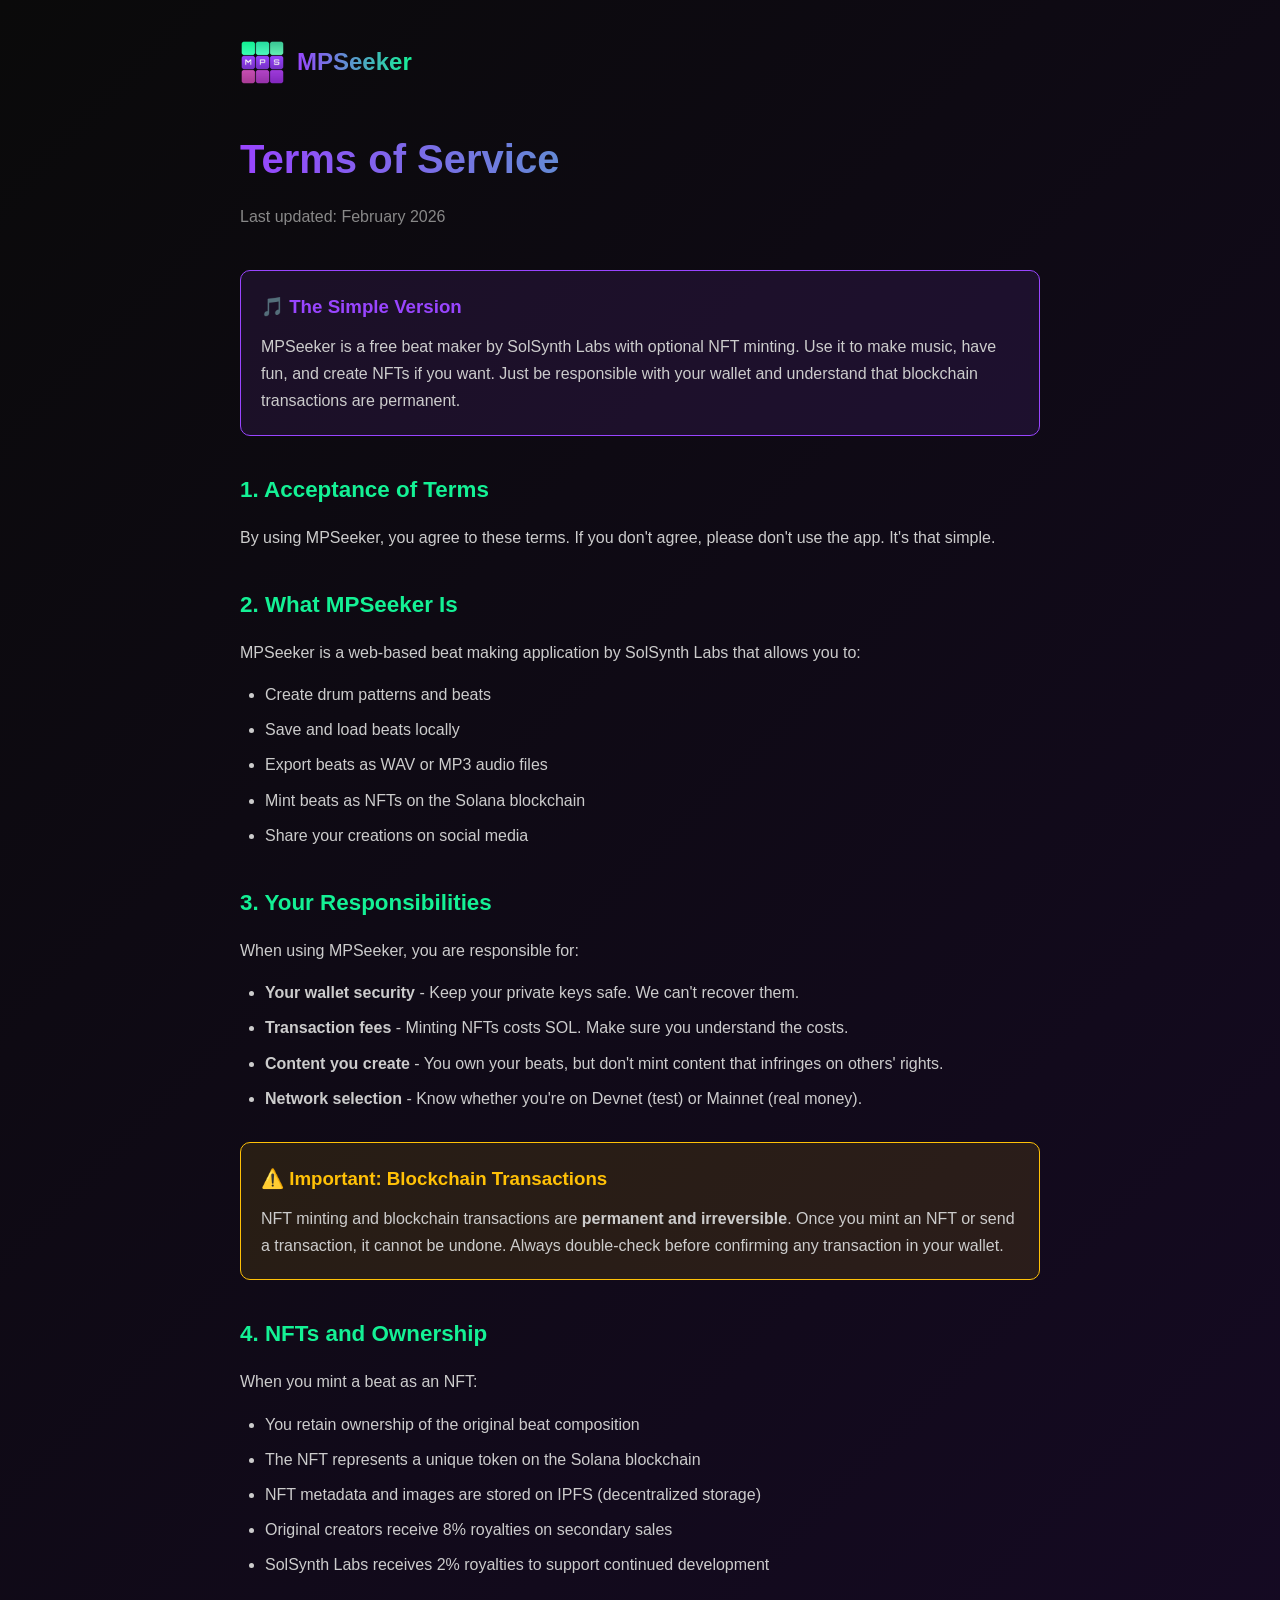
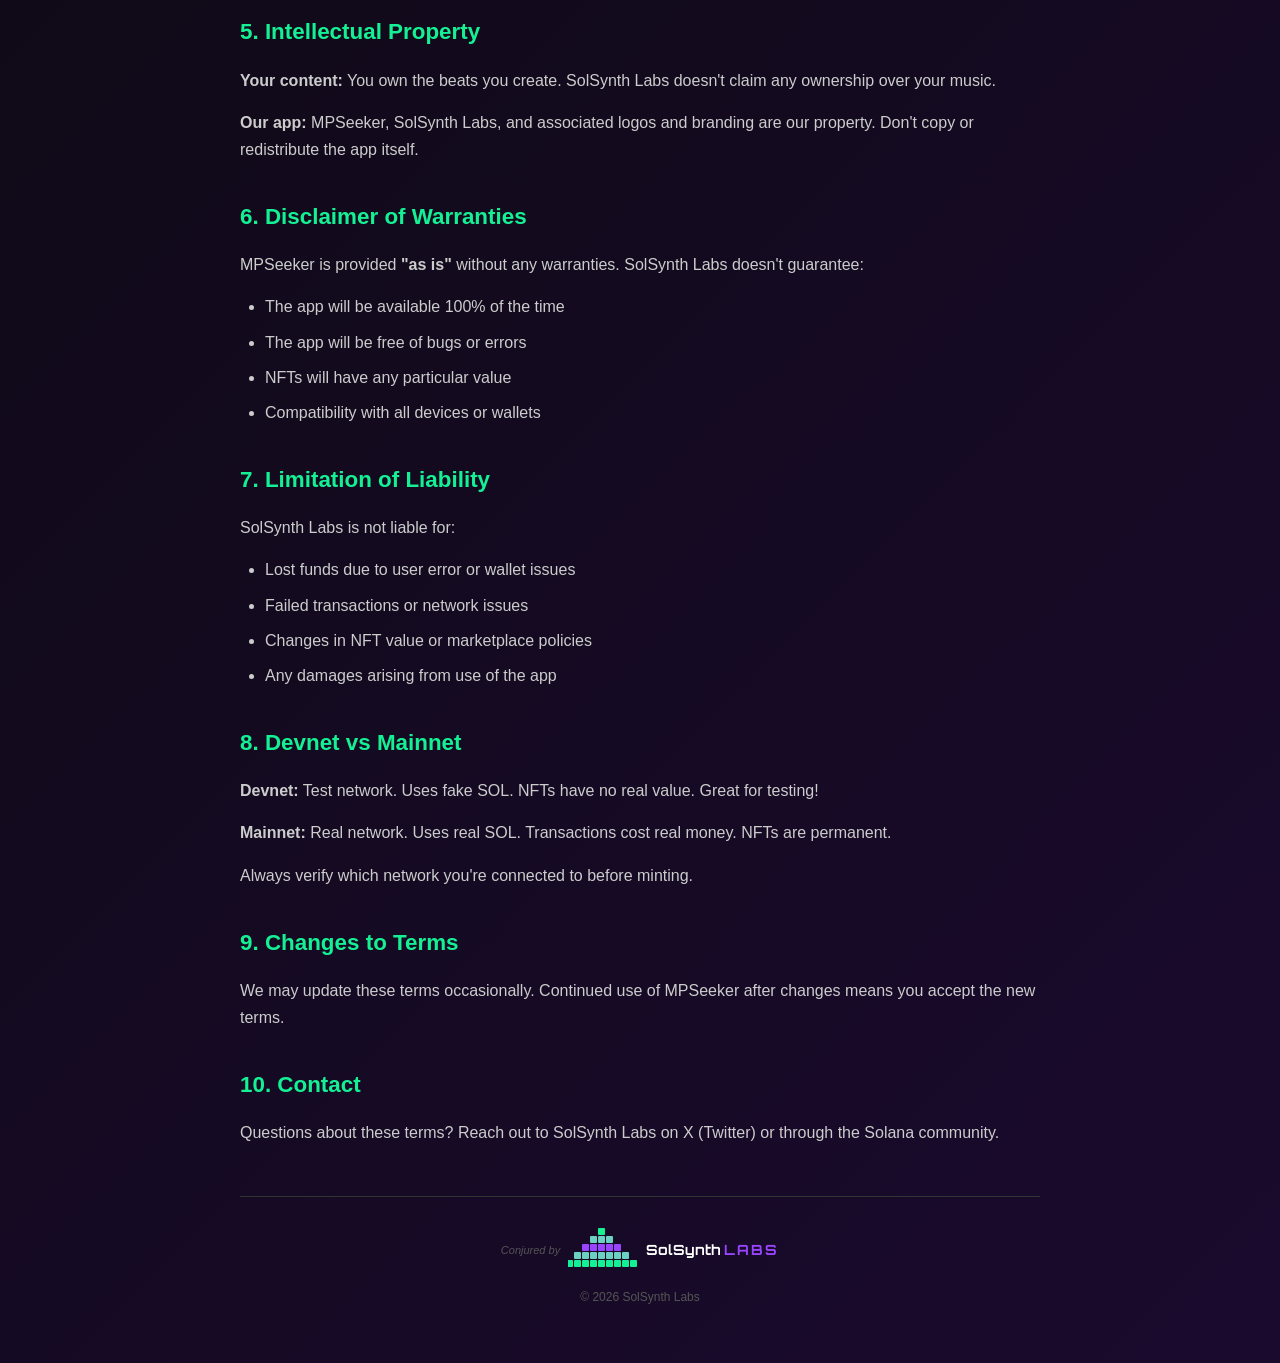
<file: terms.html>
<!DOCTYPE html>
<html lang="en">
<head>
  <meta charset="UTF-8" />
  <meta name="viewport" content="width=device-width, initial-scale=1.0">
  <meta name="theme-color" content="#9945FF">
  <title>Terms of Service - MPSeeker | SolSynth Labs</title>
  <link rel="icon" type="image/png" href="mpseeker-logo.png">
  <link rel="preconnect" href="https://fonts.googleapis.com">
  <link rel="preconnect" href="https://fonts.gstatic.com" crossorigin>
  <link href="https://fonts.googleapis.com/css2?family=Orbitron:wght@700&display=swap" rel="stylesheet">
  <style>
    * { box-sizing: border-box; margin: 0; padding: 0; }
    
    body {
      font-family: 'Arial', sans-serif;
      background: linear-gradient(135deg, #0A0A0A 0%, #1a0a2e 100%);
      color: #fff;
      padding: 40px 20px;
      min-height: 100vh;
      line-height: 1.7;
    }
    
    .container {
      max-width: 800px;
      margin: 0 auto;
    }
    
    .logo-link {
      display: inline-flex;
      align-items: center;
      gap: 12px;
      text-decoration: none;
      margin-bottom: 40px;
    }
    
    .logo-img {
      width: 45px;
      height: 45px;
      border-radius: 6px;
    }
    
    .logo-name {
      font-size: 24px;
      font-weight: 800;
      background: linear-gradient(90deg, #9945FF, #14F195);
      -webkit-background-clip: text;
      -webkit-text-fill-color: transparent;
      background-clip: text;
    }
    
    h1 {
      font-size: 2.5em;
      margin-bottom: 10px;
      background: linear-gradient(90deg, #9945FF, #14F195);
      -webkit-background-clip: text;
      -webkit-text-fill-color: transparent;
      background-clip: text;
    }
    
    .last-updated {
      color: #888;
      margin-bottom: 40px;
    }
    
    h2 {
      color: #14F195;
      margin-top: 35px;
      margin-bottom: 15px;
      font-size: 1.4em;
    }
    
    p {
      color: #ccc;
      margin-bottom: 15px;
    }
    
    .highlight-box {
      background: rgba(153, 69, 255, 0.1);
      border: 1px solid #9945FF;
      border-radius: 10px;
      padding: 20px;
      margin: 30px 0;
    }
    
    .highlight-box h3 {
      color: #9945FF;
      margin-bottom: 10px;
    }
    
    ul {
      color: #ccc;
      margin-left: 25px;
      margin-bottom: 15px;
    }
    
    li {
      margin-bottom: 8px;
    }
    
    .warning-box {
      background: rgba(255, 193, 7, 0.1);
      border: 1px solid #FFC107;
      border-radius: 10px;
      padding: 20px;
      margin: 30px 0;
    }
    
    .warning-box h3 {
      color: #FFC107;
      margin-bottom: 10px;
    }
    
    .back-link {
      display: inline-block;
      margin-top: 40px;
      padding: 12px 25px;
      background: linear-gradient(135deg, #9945FF, #7d3acc);
      color: white;
      text-decoration: none;
      border-radius: 8px;
      font-weight: bold;
      transition: transform 0.2s;
    }
    
    .back-link:hover {
      transform: translateY(-2px);
    }
    
    .footer-brand {
      display: flex;
      align-items: center;
      justify-content: center;
      gap: 8px;
      margin-top: 50px;
      padding-top: 30px;
      border-top: 1px solid #333;
    }
    
    .conjured-text {
      font-size: 11px;
      color: #555;
      font-style: italic;
    }
    
    .solsynth-text {
      font-family: 'Orbitron', sans-serif;
      font-size: 14px;
      font-weight: 700;
      color: #fff;
    }
    
    .labs-text {
      color: #9945FF;
      letter-spacing: 2px;
    }
    
    .copyright {
      text-align: center;
      margin-top: 15px;
      font-size: 12px;
      color: #555;
    }
  </style>
</head>
<body>
  <div class="container">
    <a href="index.html" class="logo-link">
      <img src="mpseeker-logo.png" alt="MPSeeker" class="logo-img">
      <span class="logo-name">MPSeeker</span>
    </a>
    
    <h1>Terms of Service</h1>
    <p class="last-updated">Last updated: February 2026</p>
    
    <div class="highlight-box">
      <h3>🎵 The Simple Version</h3>
      <p style="margin-bottom: 0;">MPSeeker is a free beat maker by SolSynth Labs with optional NFT minting. Use it to make music, have fun, and create NFTs if you want. Just be responsible with your wallet and understand that blockchain transactions are permanent.</p>
    </div>
    
    <h2>1. Acceptance of Terms</h2>
    <p>By using MPSeeker, you agree to these terms. If you don't agree, please don't use the app. It's that simple.</p>
    
    <h2>2. What MPSeeker Is</h2>
    <p>MPSeeker is a web-based beat making application by SolSynth Labs that allows you to:</p>
    <ul>
      <li>Create drum patterns and beats</li>
      <li>Save and load beats locally</li>
      <li>Export beats as WAV or MP3 audio files</li>
      <li>Mint beats as NFTs on the Solana blockchain</li>
      <li>Share your creations on social media</li>
    </ul>
    
    <h2>3. Your Responsibilities</h2>
    <p>When using MPSeeker, you are responsible for:</p>
    <ul>
      <li><strong>Your wallet security</strong> - Keep your private keys safe. We can't recover them.</li>
      <li><strong>Transaction fees</strong> - Minting NFTs costs SOL. Make sure you understand the costs.</li>
      <li><strong>Content you create</strong> - You own your beats, but don't mint content that infringes on others' rights.</li>
      <li><strong>Network selection</strong> - Know whether you're on Devnet (test) or Mainnet (real money).</li>
    </ul>
    
    <div class="warning-box">
      <h3>⚠️ Important: Blockchain Transactions</h3>
      <p style="margin-bottom: 0;">NFT minting and blockchain transactions are <strong>permanent and irreversible</strong>. Once you mint an NFT or send a transaction, it cannot be undone. Always double-check before confirming any transaction in your wallet.</p>
    </div>
    
    <h2>4. NFTs and Ownership</h2>
    <p>When you mint a beat as an NFT:</p>
    <ul>
      <li>You retain ownership of the original beat composition</li>
      <li>The NFT represents a unique token on the Solana blockchain</li>
      <li>NFT metadata and images are stored on IPFS (decentralized storage)</li>
      <li>Original creators receive 8% royalties on secondary sales</li>
      <li>SolSynth Labs receives 2% royalties to support continued development</li>
    </ul>
    
    <h2>5. Intellectual Property</h2>
    <p><strong>Your content:</strong> You own the beats you create. SolSynth Labs doesn't claim any ownership over your music.</p>
    <p><strong>Our app:</strong> MPSeeker, SolSynth Labs, and associated logos and branding are our property. Don't copy or redistribute the app itself.</p>
    
    <h2>6. Disclaimer of Warranties</h2>
    <p>MPSeeker is provided <strong>"as is"</strong> without any warranties. SolSynth Labs doesn't guarantee:</p>
    <ul>
      <li>The app will be available 100% of the time</li>
      <li>The app will be free of bugs or errors</li>
      <li>NFTs will have any particular value</li>
      <li>Compatibility with all devices or wallets</li>
    </ul>
    
    <h2>7. Limitation of Liability</h2>
    <p>SolSynth Labs is not liable for:</p>
    <ul>
      <li>Lost funds due to user error or wallet issues</li>
      <li>Failed transactions or network issues</li>
      <li>Changes in NFT value or marketplace policies</li>
      <li>Any damages arising from use of the app</li>
    </ul>
    
    <h2>8. Devnet vs Mainnet</h2>
    <p><strong>Devnet:</strong> Test network. Uses fake SOL. NFTs have no real value. Great for testing!</p>
    <p><strong>Mainnet:</strong> Real network. Uses real SOL. Transactions cost real money. NFTs are permanent.</p>
    <p>Always verify which network you're connected to before minting.</p>
    
    <h2>9. Changes to Terms</h2>
    <p>We may update these terms occasionally. Continued use of MPSeeker after changes means you accept the new terms.</p>
    
    <h2>10. Contact</h2>
    <p>Questions about these terms? Reach out to SolSynth Labs on X (Twitter) or through the Solana community.</p>
    
    
    <div class="footer-brand">
      <span class="conjured-text">Conjured by</span>
      <svg width="70" height="45" viewBox="0 0 140 90">
        <!-- Row 1: 1 square -->
        <rect x="60" y="2" width="14" height="14" rx="2" fill="#14F195"/>
        <!-- Row 2: 3 squares -->
        <rect x="44" y="18" width="14" height="14" rx="2" fill="#6BD1C2"/>
        <rect x="60" y="18" width="14" height="14" rx="2" fill="#6BD1C2"/>
        <rect x="76" y="18" width="14" height="14" rx="2" fill="#6BD1C2"/>
        <!-- Row 3: 5 squares -->
        <rect x="28" y="34" width="14" height="14" rx="2" fill="#9945FF"/>
        <rect x="44" y="34" width="14" height="14" rx="2" fill="#9945FF"/>
        <rect x="60" y="34" width="14" height="14" rx="2" fill="#9945FF"/>
        <rect x="76" y="34" width="14" height="14" rx="2" fill="#9945FF"/>
        <rect x="92" y="34" width="14" height="14" rx="2" fill="#9945FF"/>
        <!-- Row 4: 7 squares -->
        <rect x="12" y="50" width="14" height="14" rx="2" fill="#6BD1C2"/>
        <rect x="28" y="50" width="14" height="14" rx="2" fill="#6BD1C2"/>
        <rect x="44" y="50" width="14" height="14" rx="2" fill="#6BD1C2"/>
        <rect x="60" y="50" width="14" height="14" rx="2" fill="#6BD1C2"/>
        <rect x="76" y="50" width="14" height="14" rx="2" fill="#6BD1C2"/>
        <rect x="92" y="50" width="14" height="14" rx="2" fill="#6BD1C2"/>
        <rect x="108" y="50" width="14" height="14" rx="2" fill="#6BD1C2"/>
        <!-- Row 5: 9 squares -->
        <rect x="-4" y="66" width="14" height="14" rx="2" fill="#14F195"/>
        <rect x="12" y="66" width="14" height="14" rx="2" fill="#14F195"/>
        <rect x="28" y="66" width="14" height="14" rx="2" fill="#14F195"/>
        <rect x="44" y="66" width="14" height="14" rx="2" fill="#14F195"/>
        <rect x="60" y="66" width="14" height="14" rx="2" fill="#14F195"/>
        <rect x="76" y="66" width="14" height="14" rx="2" fill="#14F195"/>
        <rect x="92" y="66" width="14" height="14" rx="2" fill="#14F195"/>
        <rect x="108" y="66" width="14" height="14" rx="2" fill="#14F195"/>
        <rect x="124" y="66" width="14" height="14" rx="2" fill="#14F195"/>
      </svg>
      <span class="solsynth-text">SolSynth <span class="labs-text">LABS</span></span>
    </div>
    <p class="copyright">© 2026 SolSynth Labs</p>
  </div>
</body>
</html>
</file>
